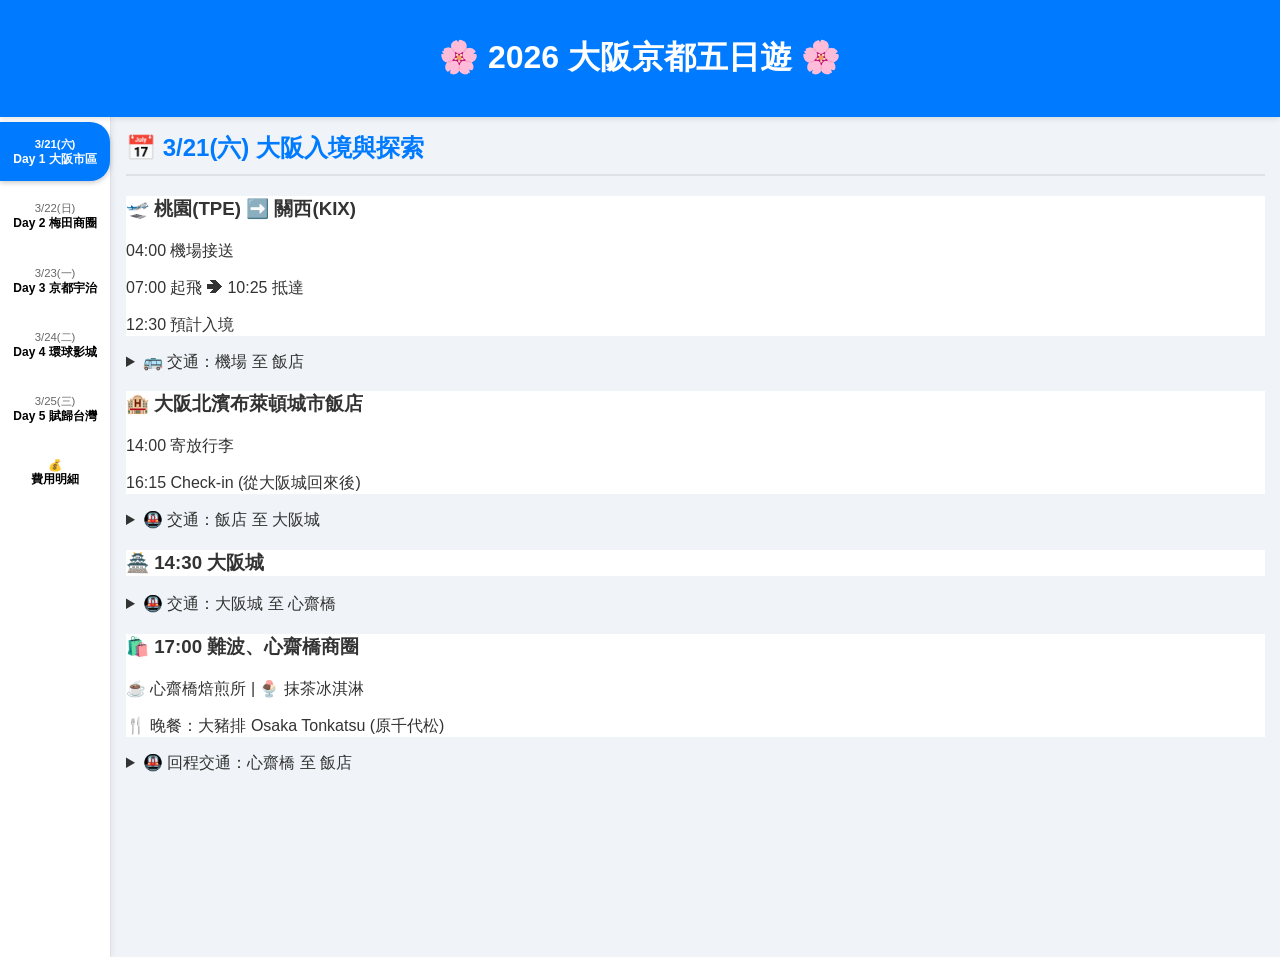
<file: index.html>
<!DOCTYPE html>
<html lang="zh-TW">
<head>
    <meta charset="UTF-8">
    <meta name="viewport" content="width=device-width, initial-scale=1.0">
    <title>🇯🇵 大阪京都五日遊</title>
    <link rel="stylesheet" href="style.css"> 
</head>
<body>

<header>
    <h1>🌸 2026 大阪京都五日遊 🌸</h1>
</header>

<main id="schedule-app">
    <aside id="day-navigation">
        <button class="nav-day-btn active" onclick="showDay('day1')"><span class="day-num">3/21(六)</span><span class="day-date">Day 1 大阪市區</span></button>
        <button class="nav-day-btn" onclick="showDay('day2')"><span class="day-num">3/22(日)</span><span class="day-date">Day 2 梅田商圈</span></button>
        <button class="nav-day-btn" onclick="showDay('day3')"><span class="day-num">3/23(一)</span><span class="day-date">Day 3 京都宇治</span></button>
        <button class="nav-day-btn" onclick="showDay('day4')"><span class="day-num">3/24(二)</span><span class="day-date">Day 4 環球影城</span></button>
        <button class="nav-day-btn" onclick="showDay('day5')"><span class="day-num">3/25(三)</span><span class="day-date">Day 5 賦歸台灣</span></button>
        <button class="nav-day-btn nav-fee-btn" onclick="showDay('expenses')"><span class="day-num">💰</span><span class="day-date">費用明細</span></button>
    </aside>

    <div id="day-content-area">
        <section class="day-schedule-content" id="day1">
            <h2>📅 3/21(六) 大阪入境與探索</h2>
            
            <div class="activity travel-item">
                <h3>🛫 桃園(TPE) ➡️ 關西(KIX)</h3>
                <p><span class="time-badge">04:00</span> 機場接送</p>
                <p><span class="time-badge">07:00</span> 起飛 ➔ <span class="time-badge">10:25</span> 抵達</p>
                <p><span class="time-badge">12:30</span> 預計入境</p>
            </div>

            <details class="transport-collapse">
                <summary>🚌 交通：機場 至 飯店</summary>
                <div class="transport-info">
                    <div class="route-container">
                        <div class="route-step"><span class="route-dot"></span><div class="route-text"><strong><span class="time-badge">13:05</span>關西機場 (KIX)</strong><p><span class="action-ride">搭乘</span> 南海電鐵 Rapi:t</p></div></div>
                        <div class="route-step"><span class="route-dot"></span><div class="route-text"><strong>天下茶屋站</strong><p><span class="action-transfer">轉乘</span> 地鐵堺筋線 (往北千里方向)</p></div></div>
                        <div class="route-step"><span class="route-dot last"></span><div class="route-text"><strong>北濱站</strong><p><span class="action-walk">步行</span> 4號出口出站至飯店</p></div></div>
                    </div>
                </div>
            </details>

            <div class="activity hotel-item">
                <h3>🏨 大阪北濱布萊頓城市飯店</h3>
                <p><span class="time-badge">14:00</span> 寄放行李</p>
                <p><span class="time-badge">16:15</span> Check-in (從大阪城回來後)</p>
            </div>

            <details class="transport-collapse">
                <summary>🚇 交通：飯店 至 大阪城</summary>
                <div class="transport-info">
                    <div class="route-container">
                        <div class="route-step"><span class="route-dot"></span><div class="route-text"><strong>北濱站</strong><p><span class="action-ride">搭乘</span> 地鐵堺筋線</p></div></div>
                        <div class="route-step"><span class="route-dot"></span><div class="route-text"><strong>堺筋本町站</strong><p><span class="action-transfer">轉乘</span> 地鐵中央線</p></div></div>
                        <div class="route-step"><span class="route-dot last"></span><div class="route-text"><strong>谷町四丁目站 / 森之宮站</strong><p><span class="action-walk">步行</span> 前往大阪城</p></div></div>
                    </div>
                </div>
            </details>

            <div class="activity">
                <h3>🏯 <span class="time-badge">14:30</span> 大阪城</h3>
            </div>

            <details class="transport-collapse">
                <summary>🚇 交通：大阪城 至 心齋橋</summary>
                <div class="transport-info">
                    <div class="route-container">
                        <div class="route-step"><span class="route-dot"></span><div class="route-text"><strong>谷町四丁目站 / 森之宮站</strong><p><span class="action-ride">搭乘</span> 地鐵中央線/長堀鶴見綠地線</p></div></div>
                        <div class="route-step"><span class="route-dot last"></span><div class="route-text"><strong>心齋橋站</strong><p><span class="action-walk">步行</span> 前往商圈</p></div></div>
                    </div>
                </div>
            </details>

            <div class="activity">
                <h3>🛍️ <span class="time-badge">17:00</span> 難波、心齋橋商圈</h3>
                <p>☕ 心齋橋焙煎所 | 🍨 抹茶冰淇淋</p>
                <p>🍴 晚餐：大豬排 Osaka Tonkatsu (原千代松)</p>
            </div>

            <details class="transport-collapse">
                <summary>🚇 回程交通：心齋橋 至 飯店</summary>
                <div class="transport-info">
                    <div class="route-container">
                        <div class="route-step"><span class="route-dot"></span><div class="route-text"><strong>日本橋站 / 長堀橋站</strong><p><span class="action-ride">搭乘</span> 地鐵堺筋線 (往北千里方向)</p></div></div>
                        <div class="route-step"><span class="route-dot last"></span><div class="route-text"><strong>北濱站</strong><p><span class="action-walk">步行</span> 回飯店</p></div></div>
                    </div>
                </div>
            </details>
        </section>

        <section class="day-schedule-content hidden" id="day2">
            <h2>📅 3/22(日) 梅田商圈百貨巡禮</h2>
            
            <details class="transport-collapse">
                <summary>🚇 去程交通：飯店 至 今昔生活館</summary>
                <div class="transport-info">
                    <div class="route-container">
                        <div class="route-step"><span class="route-dot"></span><div class="route-text"><strong><span class="time-badge">09:30</span> 北濱站</strong><p><span class="action-ride">搭乘</span> 地鐵堺筋線</p></div></div>
                        <div class="route-step"><span class="route-dot last"></span><div class="route-text"><strong>天神橋筋六丁目站</strong><p><span class="action-walk">步行</span> 3號出口出站即達</p></div></div>
                    </div>
                </div>
            </details>

            <div class="activity">
                <h3>🏛️ <span class="time-badge">10:00</span> 大阪今昔生活館</h3>
            </div>
            
            <details class="transport-collapse">
                <summary>🚇 交通：今昔生活館 至 梅田</summary>
                <div class="transport-info">
                    <div class="route-container">
                        <div class="route-step"><span class="route-dot"></span><div class="route-text"><strong>天神橋筋六丁目站</strong><p><span class="action-ride">搭乘</span> 地鐵谷町線</p></div></div>
                        <div class="route-step"><span class="route-dot last"></span><div class="route-text"><strong>東梅田站</strong><p><span class="action-walk">步行</span> 開始梅田行程</p></div></div>
                    </div>
                </div>
            </details>

            <div class="activity food-item">
                <h3>🍜 <span class="time-badge">12:00</span> 午餐：大阪麵哲</h3>
            </div>

            <div class="activity">
                <h3>🛍️ <span class="time-badge">13:30</span> 梅田百貨攻略路線</h3>
                <div class="route-container" style="margin-top: 15px;">
                    <div class="route-step"><span class="route-dot"></span><div class="route-text"><strong>大丸梅田 13F</strong><p><span class="action-walk">逛街</span> 寶可夢中心、樂高商店</p></div></div>
                    <div class="route-step"><span class="route-dot"></span><div class="route-text"><strong>大丸梅田 6F</strong><p><span class="action-walk">下午茶</span> HARBS</p></div></div>
                    <div class="route-step"><span class="route-dot"></span><div class="route-text"><strong>KIDDY LAND (梅田店)</strong><p><span class="action-walk">逛街</span> 阪急三番街</p></div></div>
                    <div class="route-step"><span class="route-dot"></span><div class="route-text"><strong>阪急三番街 #C-pla</strong><p><span class="action-walk">轉蛋</span> 扭蛋專門店</p></div></div>
                    <div class="route-step"><span class="route-dot last"></span><div class="route-text"><strong>HEP FIVE</strong><p><span class="action-ride">搭乘</span> 摩天輪</p></div></div>
                </div>
            </div>

            <div class="activity">
                <h3>🏙️ <span class="time-badge">20:00</span> 梅田藍天大廈</h3>
            </div>

            <details class="transport-collapse">
                <summary>🚇 回程交通：梅田 至 飯店</summary>
                <div class="transport-info">
                    <div class="route-container">
                        <div class="route-step"><span class="route-dot"></span><div class="route-text"><strong>東梅田站</strong><p><span class="action-ride">搭乘</span> 地鐵谷町線</p></div></div>
                        <div class="route-step"><span class="route-dot"></span><div class="route-text"><strong>南森町站</strong><p><span class="action-transfer">轉乘</span> 地鐵堺筋線</p></div></div>
                        <div class="route-step"><span class="route-dot last"></span><div class="route-text"><strong>北濱站</strong><p><span class="action-walk">步行</span> 回飯店</p></div></div>
                    </div>
                </div>
            </details>
        </section>

        <section class="day-schedule-content hidden" id="day3">
            <h2>📅 3/23(一) 京都宇治古都行</h2>
            
            <details class="transport-collapse">
                <summary>🚅 去程交通：飯店 至 伏見稻荷</summary>
                <div class="transport-info">
                    <div class="route-container">
                        <div class="route-step"><span class="route-dot"></span><div class="route-text"><strong><span class="time-badge">05:49</span> 北濱站</strong><p><span class="action-ride">搭乘</span> 地鐵堺筋線</p></div></div>
                        <div class="route-step"><span class="route-dot"></span><div class="route-text"><strong><span class="time-badge">06:00</span> 淀屋橋站</strong><p><span class="action-transfer">轉乘</span> 京阪本線特急 ➔ 丹波橋站 (轉準急)</p></div></div>
                        <div class="route-step"><span class="route-dot last"></span><div class="route-text"><strong><span class="time-badge">06:44</span> 伏見稻荷站</strong><p><span class="action-walk">步行</span> 抵達目的地</p></div></div>
                    </div>
                </div>
            </details>

            <div class="activity">
                <h3>⛩️ <span class="time-badge">06:50</span> 伏見稻荷大社</h3>
                <p>清晨千本鳥居拍無人照 📸</p>
            </div>

            <details class="transport-collapse">
                <summary>🚆 交通：伏見稻荷 至 清水寺和服店</summary>
                <div class="transport-info">
                    <div class="route-container">
                        <div class="route-step"><span class="route-dot"></span><div class="route-text"><strong><span class="time-badge">08:50</span> 伏見稻荷站</strong><p><span class="action-ride">搭乘</span> 京阪本線</p></div></div>
                        <div class="route-step"><span class="route-dot last"></span><div class="route-text"><strong><span class="time-badge">09:05</span> 清水五條站</strong><p><span class="action-walk">步行</span> 預計步行15-20分至和服店</p></div></div>
                    </div>
                </div>
            </details>

            <div class="activity">
                <h3>👘 <span class="time-badge">09:30</span> 和服預約 ➔ 清水寺周邊</h3>
                <p>📍 OKIMONO屋 (清水店) 換裝</p>
                <p>📍 <span class="time-badge">10:30</span> 清水寺 ➔ 二年坂 ➔ 三年坂</p>
                <p>📍 <span class="time-badge">13:30</span> 八坂神社 ➔ 花見小路 (祇園)</p>
            </div>

            <details class="transport-collapse">
                <summary>🚆 交通：祇園 至 宇治</summary>
                <div class="transport-info">
                    <div class="route-container">
                        <div class="route-step"><span class="route-dot"></span><div class="route-text"><strong><span class="time-badge">14:50</span> 祇園四條站</strong><p><span class="action-ride">搭乘</span> 京阪本線</p></div></div>
                        <div class="route-step"><span class="route-dot"></span><div class="route-text"><strong>中書島站</strong><p><span class="action-transfer">轉乘</span> 京阪宇治線</p></div></div>
                        <div class="route-step"><span class="route-dot last"></span><div class="route-text"><strong><span class="time-badge">15:20</span> 京阪宇治站</strong><p><span class="action-walk">步行</span> 開始宇治行程</p></div></div>
                    </div>
                </div>
            </details>

            <div class="activity food-item">
                <h3>🍵 <span class="time-badge">15:30</span> 宇治老街漫步</h3>
                <p>平等院表參道、中村藤吉、伊藤久右衛門</p>
            </div>

            <details class="transport-collapse">
                <summary>🚅 回程交通：宇治 至 飯店</summary>
                <div class="transport-info">
                    <div class="route-container">
                        <div class="route-step"><span class="route-dot"></span><div class="route-text"><strong>京阪宇治站</strong><p><span class="action-ride">搭乘</span> 京阪宇治線</p></div></div>
                        <div class="route-step"><span class="route-dot"></span><div class="route-text"><strong>中書島站</strong><p><span class="action-transfer">轉乘</span> 京阪本線特急</p></div></div>
                        <div class="route-step"><span class="route-dot last"></span><div class="route-text"><strong>北濱站</strong><p><span class="action-walk">步行</span> 出站即達飯店</p></div></div>
                    </div>
                </div>
            </details>
        </section>

        <section class="day-schedule-content hidden" id="day4">
            <h2>📅 3/24(二) 日本環球影城</h2>
            
            <details class="transport-collapse">
                <summary>🎢 去程交通：飯店 至 環球影城</summary>
                <div class="transport-info">
                    <div class="route-container">
                        <div class="route-step"><span class="route-dot"></span><div class="route-text"><strong><span class="time-badge">06:50</span> 北濱站</strong><p><span class="action-ride">搭乘</span> 地鐵堺筋線</p></div></div>
                        <div class="route-step"><span class="route-dot"></span><div class="route-text"><strong>扇町站 / 天滿站</strong><p><span class="action-transfer">轉乘</span> JR 環狀線</p></div></div>
                        <div class="route-step"><span class="route-dot"></span><div class="route-text"><strong>西九條站</strong><p><span class="action-transfer">轉乘</span> JR 夢咲線</p></div></div>
                        <div class="route-step"><span class="route-dot last"></span><div class="route-text"><strong><span class="time-badge">07:40</span> 環球城站</strong><p><span class="action-walk">步行</span> 抵達門口</p></div></div>
                    </div>
                </div>
            </details>

            <div class="activity">
                <h3>🎢 <span class="time-badge">09:00</span> USJ 開園</h3>
                <p>📍 瑪利歐園區 (咚奇剛、爆米花桶)</p>
                <p>🪄 哈利波特 8 處咒語互動點</p>
                <p>🍔 晚餐：Shake Shack</p>
                <p><span class="time-badge">19:00</span> 預計閉園</p>
            </div>

            <details class="transport-collapse">
                <summary>🎢 回程交通：環球影城 至 飯店</summary>
                <div class="transport-info">
                    <div class="route-container">
                        <div class="route-step"><span class="route-dot"></span><div class="route-text"><strong>環球城站</strong><p><span class="action-ride">搭乘</span> JR 夢咲線</p></div></div>
                        <div class="route-step"><span class="route-dot"></span><div class="route-text"><strong>西九條站</strong><p><span class="action-transfer">轉乘</span> JR 環狀線</p></div></div>
                        <div class="route-step"><span class="route-dot"></span><div class="route-text"><strong>天滿站 / 扇町站</strong><p><span class="action-transfer">轉乘</span> 地鐵堺筋線</p></div></div>
                        <div class="route-step"><span class="route-dot last"></span><div class="route-text"><strong>北濱站</strong><p><span class="action-walk">步行</span> 回飯店</p></div></div>
                    </div>
                </div>
            </details>
        </section>

        <section class="day-schedule-content hidden" id="day5">
            <h2>📅 3/25(三) 輕鬆購物與賦歸</h2>
            
            <div class="activity">
                <h3>🛍️ <span class="time-badge">10:00</span> 市區最後補貨</h3>
            </div>

            <details class="transport-collapse">
                <summary>🚌 去機場交通：飯店 至 關西機場</summary>
                <div class="transport-info">
                    <div class="route-container">
                        <div class="route-step"><span class="route-dot"></span><div class="route-text"><strong><span class="time-badge">14:38</span> 北濱站</strong><p><span class="action-ride">搭乘</span> 地鐵堺筋線</p></div></div>
                        <div class="route-step"><span class="route-dot"></span><div class="route-text"><strong><span class="time-badge">15:05</span> 天下茶屋站</strong><p><span class="action-transfer">轉乘</span> 南海電鐵 Rapi:t</p></div></div>
                        <div class="route-step"><span class="route-dot last"></span><div class="route-text"><strong><span class="time-badge">15:44</span> 關西機場</strong><p><span class="action-walk">步行</span> 抵達機場報到</p></div></div>
                    </div>
                </div>
            </details>

            <div class="activity travel-item">
                <h3>🛫 關西(KIX) ➡️ 桃園(TPE)</h3>
                <p><span class="time-badge">18:55</span> 起飛</p>
                <p><span class="time-badge">21:30</span> 抵達台灣</p>
                <p><span class="time-badge">23:00</span> 預計到家</p>
            </div>
        </section>

        <section class="day-schedule-content hidden" id="expenses">
            <h2>💰 旅遊費用明細 (2人總計)</h2>
            <div class="fee-table-container">
                <table class="fee-table">
                    <thead><tr><th>項目</th><th>金額 (NTD)</th><th>備註</th></tr></thead>
                    <tbody>
                        <tr><td>虎航機票</td><td>$24,874</td><td>✅ 已付</td></tr>
                        <tr><td>飯店住宿</td><td>$13,059</td><td>✅ 已付</td></tr>
                        <tr><td>USJ 門票+快通</td><td>$13,042</td><td>✅ 已付</td></tr>
                        <tr><td>機場接送 (桃園)</td><td>$2,100</td><td>✅ 已付</td></tr>
                        <tr><td>和服體驗預留</td><td>$1,876</td><td>現場支付</td></tr>
                        <tr><td>USJ 道具租借</td><td>$2,110</td><td>現場支付</td></tr>
                        <tr><td>網路/車票預留</td><td>$1,106</td><td>-</td></tr>
                    </tbody>
                    <tfoot><tr class="total-row"><td>預算總計</td><td colspan="2">$58,167</td></tr></tfoot>
                </table>
            </div>
        </section>

    </div>
</main>

<script src="script.js"></script> 
</body>
</html>
</file>
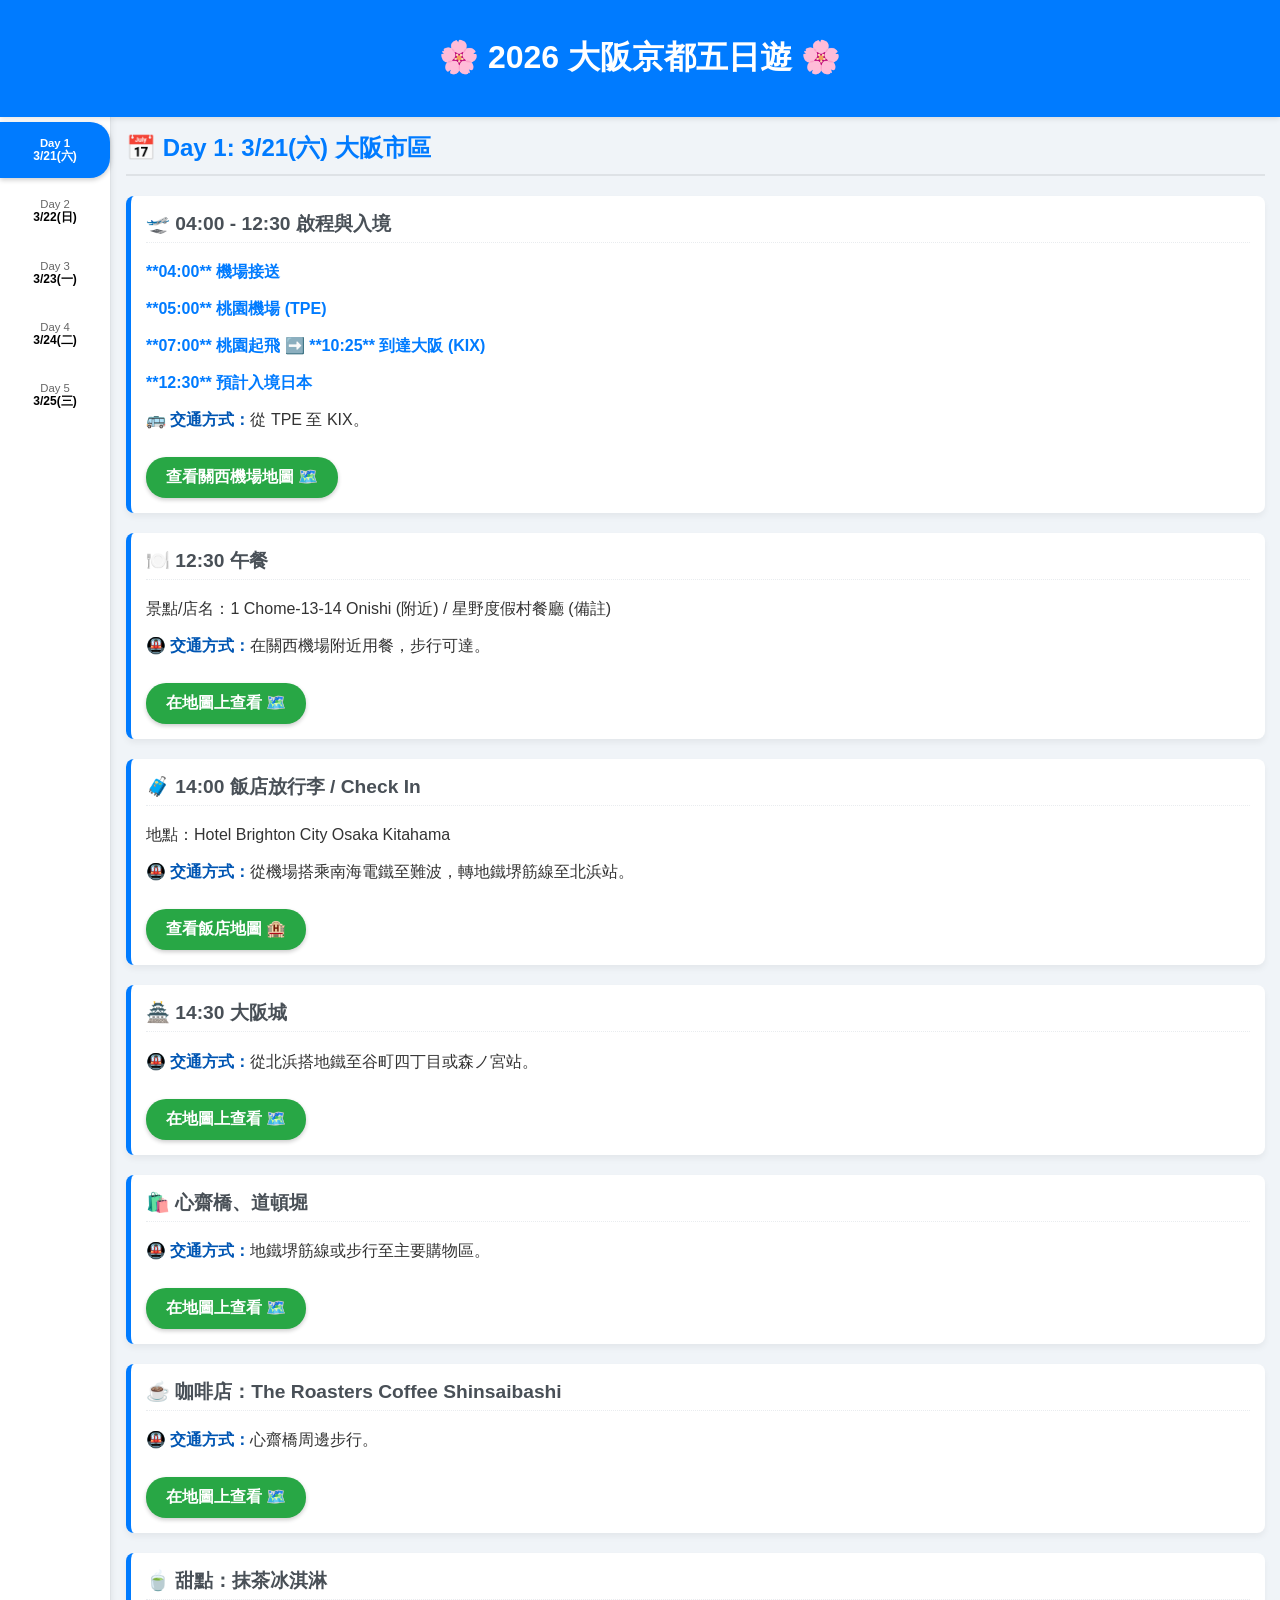
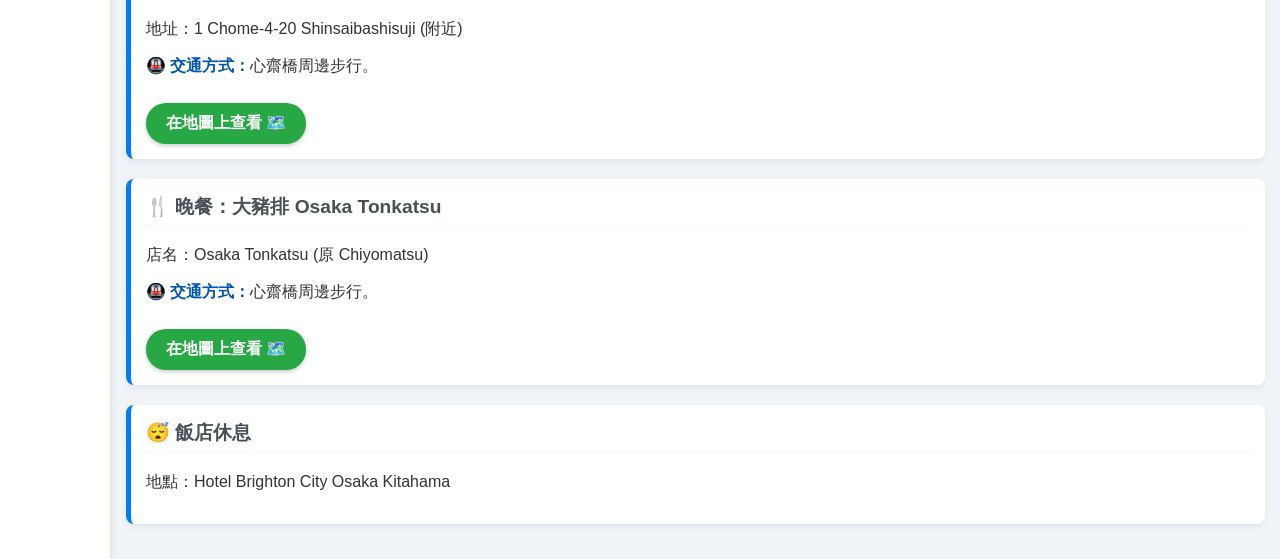
<file: index1.html>
<!DOCTYPE html>
<html lang="zh-TW">
<head>
    <meta charset="UTF-8">
    <meta name="viewport" content="width=device-width, initial-scale=1.0">
    <title>🇯🇵 大阪京都五日遊</title>
    
    <link rel="stylesheet" href="style1.css"> 
</head>
<body>

    <header>
        <h1>🌸 2026 大阪京都五日遊 🌸</h1>
    </header>

    <main id="schedule-app">
        
        <aside id="day-navigation">
            <button class="nav-day-btn active" onclick="showDay('day1')">
                <span class="day-num">Day 1</span>
                <span class="day-date">3/21(六)</span>
            </button>
            <button class="nav-day-btn" onclick="showDay('day2')">
                <span class="day-num">Day 2</span>
                <span class="day-date">3/22(日)</span>
            </button>
            <button class="nav-day-btn" onclick="showDay('day3')">
                <span class="day-num">Day 3</span>
                <span class="day-date">3/23(一)</span>
            </button>
            <button class="nav-day-btn" onclick="showDay('day4')">
                <span class="day-num">Day 4</span>
                <span class="day-date">3/24(二)</span>
            </button>
            <button class="nav-day-btn" onclick="showDay('day5')">
                <span class="day-num">Day 5</span>
                <span class="day-date">3/25(三)</span>
            </button>
        </aside>

        <div id="day-content-area">

            <section class="day-schedule-content" id="day1">
                <h2>📅 Day 1: 3/21(六) 大阪市區</h2>

                <div class="activity travel-item">
                    <h3>🛫 04:00 - 12:30 啟程與入境</h3>
                    <p class="time">**04:00** 機場接送</p>
                    <p class="time">**05:00** 桃園機場 (TPE)</p>
                    <p class="time">**07:00** 桃園起飛 ➡️ **10:25** 到達大阪 (KIX)</p>
                    <p class="time">**12:30** 預計入境日本</p>
                    <p><strong>🚌 交通方式：</strong>從 TPE 至 KIX。</p>
                    <a href="**[KIX 地圖連結]**" target="_blank" class="map-link">
                        查看關西機場地圖 🗺️
                    </a>
                </div>

                <div class="activity food-item">
                    <h3>🍽️ 12:30 午餐</h3>
                    <p>景點/店名：1 Chome-13-14 Onishi (附近) / 星野度假村餐廳 (備註)</p>
                    <p><strong>🚇 交通方式：</strong>在關西機場附近用餐，步行可達。</p>
                    <a href="https://hoshinoresorts.com/ch/guide/area/kinki/osaka/kansai-airport/restaurant/" target="_blank" class="map-link">
                        在地圖上查看 🗺️
                    </a>
                </div>

                <div class="activity hotel-item">
                    <h3>🧳 14:00 飯店放行李 / Check In</h3>
                    <p>地點：Hotel Brighton City Osaka Kitahama</p>
                    <p><strong>🚇 交通方式：</strong>從機場搭乘南海電鐵至難波，轉地鐵堺筋線至北浜站。</p>
                    <a href="**[飯店地圖連結]**" target="_blank" class="map-link">
                        查看飯店地圖 🏨
                    </a>
                </div>

                <div class="activity">
                    <h3>🏯 14:30 大阪城</h3>
                    <p><strong>🚇 交通方式：</strong>從北浜搭地鐵至谷町四丁目或森ノ宮站。</p>
                    <a href="**[大阪城地圖連結]**" target="_blank" class="map-link">
                        在地圖上查看 🗺️
                    </a>
                </div>

                <div class="activity">
                    <h3>🛍️ 心齋橋、道頓堀</h3>
                    <p><strong>🚇 交通方式：</strong>地鐵堺筋線或步行至主要購物區。</p>
                    <a href="**[道頓堀地圖連結]**" target="_blank" class="map-link">
                        在地圖上查看 🗺️
                    </a>
                </div>

                <div class="activity food-item">
                    <h3>☕ 咖啡店：The Roasters Coffee Shinsaibashi</h3>
                    <p><strong>🚇 交通方式：</strong>心齋橋周邊步行。</p>
                    <a href="**[咖啡店地圖連結]**" target="_blank" class="map-link">
                        在地圖上查看 🗺️
                    </a>
                </div>

                <div class="activity food-item">
                    <h3>🍵 甜點：抹茶冰淇淋</h3>
                    <p>地址：1 Chome-4-20 Shinsaibashisuji (附近)</p>
                    <p><strong>🚇 交通方式：</strong>心齋橋周邊步行。</p>
                    <a href="**[抹茶冰淇淋地圖連結]**" target="_blank" class="map-link">
                        在地圖上查看 🗺️
                    </a>
                </div>

                <div class="activity food-item">
                    <h3>🍴 晚餐：大豬排 Osaka Tonkatsu</h3>
                    <p>店名：Osaka Tonkatsu (原 Chiyomatsu)</p>
                    <p><strong>🚇 交通方式：</strong>心齋橋周邊步行。</p>
                    <a href="**[豬排店地圖連結]**" target="_blank" class="map-link">
                        在地圖上查看 🗺️
                    </a>
                </div>

                <div class="activity hotel-item">
                    <h3>😴 飯店休息</h3>
                    <p>地點：Hotel Brighton City Osaka Kitahama</p>
                </div>
            </section>


            <section class="day-schedule-content hidden" id="day2">
                <h2>📅 Day 2: 3/22(日) 梅田都會區</h2>
                
                <div class="activity">
                    <h3>🏙️ 梅田藍天大廈 (空中庭園展望台)</h3>
                    <p class="time">建議上午前往</p>
                    <p><strong>🚇 交通方式：</strong>從飯店搭地鐵至梅田站或 JR 大阪站，步行約 10 分鐘。</p>
                    <a href="**[梅田藍天大廈地圖連結]**" target="_blank" class="map-link">
                        在地圖上查看 🗺️
                    </a>
                </div>

                <div class="activity food-item">
                    <h3>🍜 午餐：滝見小路美食街 (或百貨公司內)</h3>
                    <p>**建議：** 可以在藍天大廈附近或阪急百貨周邊用餐。</p>
                    <a href="**[午餐地點地圖連結]**" target="_blank" class="map-link">
                        在地圖上查看 🗺️
                    </a>
                </div>

                <div class="activity">
                    <h3>🛍️ Grand Front Osaka & 阪急百貨</h3>
                    <p class="time">下午購物與逛街</p>
                    <p><strong>🚇 交通方式：</strong>梅田站周邊步行。</p>
                    <a href="**[Grand Front Osaka 地圖連結]**" target="_blank" class="map-link">
                        在地圖上查看 🗺️
                    </a>
                </div>
                
                <div class="activity food-item">
                    <h3>🍲 晚餐：Hep Five 摩天輪周邊</h3>
                    <p>**備註：** 梅田是美食與購物集中地，可自由選擇。</p>
                    <a href="**[晚餐地點地圖連結]**" target="_blank" class="map-link">
                        在地圖上查看 🗺️
                    </a>
                </div>
            </section>


            <section class="day-schedule-content hidden" id="day3">
                <h2>📅 Day 3: 3/23(一) 京都古都漫步</h2>

                <div class="activity travel-item">
                    <h3>🚅 07:30 - 09:00 前往京都</h3>
                    <p><strong>🚇 交通方式：</strong>從北浜搭乘地鐵至淀屋橋站，轉乘京阪本線特急至清水五條站 (或搭JR至京都站)。</p>
                    <a href="**[京阪電車路線圖連結]**" target="_blank" class="map-link">
                        查看交通路線 🚇
                    </a>
                </div>

                <div class="activity">
                    <h3>👘 09:30 和服 Okimono屋-清水店</h3>
                    <p class="time">建議預約：09:30</p>
                    <p><strong>🚶 交通方式：</strong>清水五條站後，步行或轉乘巴士至清水寺周邊。</p>
                    <a href="**[Okimono屋地圖連結]**" target="_blank" class="map-link">
                        在地圖上查看 🗺️
                    </a>
                </div>

                <div class="activity">
                    <h3>🏯 清水寺、二年坂、三年坂</h3>
                    <p class="time">和服換裝後，全日周邊觀光。</p>
                    <p><strong>🚶 交通方式：</strong>步行。</p>
                    <a href="**[清水寺地圖連結]**" target="_blank" class="map-link">
                        在地圖上查看 🗺️
                    </a>
                </div>

                <div class="activity food-item">
                    <h3>🍡 午餐 / 甜點</h3>
                    <p>**建議：** 清水寺周邊或祇園花見小路有許多特色小吃。</p>
                    <a href="**[祇園地圖連結]**" target="_blank" class="map-link">
                        在地圖上查看 🗺️
                    </a>
                </div>
                
                <div class="activity travel-item">
                    <h3>🚆 18:00 - 19:30 返回大阪</h3>
                    <p><strong>🚇 交通方式：</strong>從祇園四條站搭京阪本線返回大阪淀屋橋，轉地鐵回飯店。</p>
                </div>
            </section>


            <section class="day-schedule-content hidden" id="day4">
                <h2>📅 Day 4: 3/24(二) 日本環球影城 (USJ)</h2>
                
                <div class="activity travel-item">
                    <h3>⏰ 08:00 前往 USJ</h3>
                    <p class="time">**建議：** 盡早入園</p>
                    <p><strong>🚇 交通方式：</strong>從飯店搭乘地鐵至西九條站，轉乘 JR 櫻島線至環球城站 (Universal City)。</p>
                    <a href="**[環球影城交通路線連結]**" target="_blank" class="map-link">
                        查看交通路線 🚇
                    </a>
                </div>

                <div class="activity">
                    <h3>🎢 全日：日本環球影城</h3>
                    <p>**重點：** 超級任天堂世界、哈利波特魔法世界。</p>
                    <a href="**[USJ 地圖連結]**" target="_blank" class="map-link">
                        在地圖上查看 🗺️
                    </a>
                </div>

                <div class="activity food-item">
                    <h3>🍿 午餐 / 晚餐</h3>
                    <p>**備註：** 在園區內或環球城港口 (Universal Citywalk Osaka) 用餐。</p>
                </div>
            </section>


            <section class="day-schedule-content hidden" id="day5">
                <h2>📅 Day 5: 3/25(三) 輕鬆購物與賦歸</h2>
                
                <div class="activity">
                    <h3>🛍️ 09:00 飯店周邊 / 大阪市區最後採購</h3>
                    <p>**建議：** 可以在北浜周邊或梅田/難波補買伴手禮。</p>
                    <a href="**[採購地點地圖連結]**" target="_blank" class="map-link">
                        在地圖上查看 🗺️
                    </a>
                </div>

                <div class="activity hotel-item">
                    <h3>🧳 12:00 Check-out 並取回行李</h3>
                    <p>**備註：** 確認是否需要搭車前往機場。</p>
                </div>
                
                <div class="activity food-item">
                    <h3>🍽️ 14:00 午餐</h3>
                    <p>**建議：** 在難波或天王寺附近解決最後一餐。</p>
                </div>

                <div class="activity travel-item">
                    <h3>✈️ 17:00 抵達大阪機場 / 啟程回台</h3>
                    <p class="time">**15:00** 從難波站搭乘南海電鐵特急前往關西機場 (KIX)</p>
                    <p class="time">**17:00** 抵達機場</p>
                    <p class="time">**18:55** 大阪起飛 ➡️ **21:30** 抵達台灣桃園 (TPE)</p>
                    <p class="time">**22:00** 離開桃機 / **23:00** 預計到家</p>
                    <a href="**[關西機場交通路線地圖連結]**" target="_blank" class="map-link">
                        查看交通路線 🚇
                    </a>
                </div>
            </section>

        </div>
    </main>
    
    <script src="script.js"></script> 
</body>
</html>
</file>
<file: style.css>
/* ------------------------------------- */
/* 基礎設定 & 容器 */
/* ------------------------------------- */
body {
    font-family: 'Segoe UI', Tahoma, Geneva, Verdana, sans-serif;
    margin: 0;
    padding: 0;
    background-color: #f0f4f8; /* 淺藍白背景 */
    color: #333;
}

header {
    background-color: #007bff; /* 主藍色 */
    color: white;
    padding: 15px 10px;
    text-align: center;
    box-shadow: 0 2px 5px rgba(0, 0, 0, 0.1);
    position: sticky; /* 讓標題固定在頂部 */
    top: 0;
    z-index: 10;
}

/* 核心 App 容器 - 使用 Flexbox 實現左右佈局 */
#schedule-app {
    display: flex;
    min-height: calc(100vh - 60px); /* 確保內容撐滿螢幕高度 */
}

/* 讓非當前顯示的內容隱藏 */
.hidden {
    display: none !important;
}

/* ------------------------------------- */
/* 左側導航欄 (Sidebar) 樣式 */
/* ------------------------------------- */
/* 調整側邊欄按鈕，適應較長文字 */
#day-navigation {
    width: 110px; /* 稍微加寬一點 */
    background-color: #ffffff; /* 白色背景 */
    border-right: 1px solid #dee2e6;
    padding: 5px 0;
    display: flex;
    flex-direction: column;
    box-shadow: 2px 0 5px rgba(0, 0, 0, 0.05);
}

.nav-day-btn {
    background: none;
    border: none;
    padding: 15px 5px;
    margin-bottom: 5px;
    text-align: center;
    cursor: pointer;
    transition: background-color 0.2s, color 0.2s;
    outline: none;
    border-radius: 0 20px 20px 0; /* 圓角只在右側 */
}

.nav-day-btn:hover {
    background-color: #e9ecef;
}

.nav-day-btn.active {
    background-color: #007bff; /* 藍色背景表示選中 */
    color: white;
    font-weight: bold;
    box-shadow: 0 2px 5px rgba(0, 0, 0, 0.2);
}

.nav-day-btn .day-num {
    font-size: 0.85em; /* 日期縮小一點點 */
    display: block;
    color: #666;
}

.nav-day-btn.active .day-num {
    color: #fff;
}

.nav-day-btn .day-date {
    display: block;
    font-size: 0.9em;
    font-weight: bold;
    line-height: 1.2;
}

/* 側邊欄費用按鈕顏色區分 */
.nav-fee-btn.active {
    background-color: #ffc107 !important; /* 金色 */
    color: #333 !important;
}


/* ------------------------------------- */
/* 右側內容欄 樣式 */
/* ------------------------------------- */
#day-content-area {
    flex-grow: 1; /* 佔據剩餘空間 */
    padding: 15px;
    overflow-y: auto; /* 允許內容滾動 */
}

.day-schedule-content h2 {
    color: #007bff; /* 藍色標題 */
    border-bottom: 2px solid #dee2e6;
    padding-bottom: 10px;
    margin-top: 0;
    margin-bottom: 20px;
}

/* 景點卡片精緻化 */
.activity {
    background-color: white;
    border-left: 5px
</file>
<file: style1.css>
/* ------------------------------------- */
/* 基礎設定 & 容器 */
/* ------------------------------------- */
body {
    font-family: 'Segoe UI', Tahoma, Geneva, Verdana, sans-serif;
    margin: 0;
    padding: 0;
    background-color: #f0f4f8; /* 淺藍白背景 */
    color: #333;
}

header {
    background-color: #007bff; /* 主藍色 */
    color: white;
    padding: 15px 10px;
    text-align: center;
    box-shadow: 0 2px 5px rgba(0, 0, 0, 0.1);
    position: sticky; /* 讓標題固定在頂部 */
    top: 0;
    z-index: 10;
}

/* 核心 App 容器 - 使用 Flexbox 實現左右佈局 */
#schedule-app {
    display: flex;
    min-height: calc(100vh - 60px); /* 確保內容撐滿螢幕高度 */
}

/* 讓非當前顯示的內容隱藏 */
.hidden {
    display: none !important;
}

/* ------------------------------------- */
/* 左側導航欄 (Sidebar) 樣式 */
/* ------------------------------------- */
#day-navigation {
    width: 90px; /* 側邊欄寬度 */
    background-color: #ffffff; /* 白色背景 */
    border-right: 1px solid #dee2e6;
    padding: 5px 0;
    display: flex;
    flex-direction: column;
    box-shadow: 2px 0 5px rgba(0, 0, 0, 0.05);
}

.nav-day-btn {
    background: none;
    border: none;
    padding: 15px 5px;
    margin-bottom: 5px;
    text-align: center;
    cursor: pointer;
    transition: background-color 0.2s, color 0.2s;
    outline: none;
    border-radius: 0 20px 20px 0; /* 圓角只在右側 */
}

.nav-day-btn:hover {
    background-color: #e9ecef;
}

.nav-day-btn.active {
    background-color: #007bff; /* 藍色背景表示選中 */
    color: white;
    font-weight: bold;
    box-shadow: 0 2px 5px rgba(0, 0, 0, 0.2);
}

.nav-day-btn .day-num {
    display: block;
    font-size: 1.1em;
}

.nav-day-btn .day-date {
    display: block;
    font-size: 0.8em;

    /* 側邊欄費用按鈕顏色區分 */
.nav-fee-btn.active {
    background-color: #ffc107 !important; /* 金色 */
    color: #333 !important;
}

/* 交通收合樣式 */
.transport-collapse {
    margin: 10px 0;
    background: #e9ecef;
    border-radius: 8px;
    overflow: hidden;
}

.transport-collapse summary {
    padding: 10px 15px;
    font-size: 0.9em;
    font-weight: bold;
    color: #495057;
    cursor: pointer;
    list-style: none; /* 隱藏預設箭頭 */
    display: flex;
    align-items: center;
}

.transport-collapse summary::before {
    content: '▼';
    margin-right: 10px;
    font-size: 0.8em;
    transition: 0.3s;
}

.transport-collapse[open] summary::before {
    transform: rotate(180deg);
}

    /* 交通路線流程圖樣式 */
.route-container {
    padding: 5px 0 5px 10px;
    border-left: 2px solid #007bff; /* 這條是連接點的垂直線 */
    margin-left: 10px;
}

.route-step {
    position: relative;
    padding-bottom: 15px;
    padding-left: 20px;
}

.route-step:last-child {
    padding-bottom: 0;
}

/* 站點圓點 */
.route-dot {
    position: absolute;
    left: -7px; /* 剛好壓在 border-left 上 */
    top: 5px;
    width: 12px;
    height: 12px;
    background-color: white;
    border: 2px solid #007bff;
    border-radius: 50%;
    z-index: 1;
}

.route-dot.last {
    background-color: #007bff; /* 最後一站實心顯示 */
}

.route-text strong {
    display: block;
    font-size: 1em;
    color: #333;
}

.route-text p {
    margin: 2px 0 0 0;
    font-size: 0.85em;
    color: #666;
}

.transport-info {
    padding: 10px 15px;
    background: #f8fafc;
    font-size: 0.85em;
    border-top: 1px solid #dee2e6;
    line-height: 1.6;
}

/* 費用表格樣式 */
.fee-table {
    width: 100%;
    border-collapse: collapse;
    background: white;
    border-radius: 8px;
    overflow: hidden;
    margin-top: 10px;
}

.fee-table th, .fee-table td {
    padding: 12px;
    text-align: left;
    border-bottom: 1px solid #eee;
}

.fee-table th {
    background: #007bff;
    color: white;
}

.total-row {
    background: #fff3cd;
    font-weight: bold;
    font-size: 1.1em;
}
}


/* ------------------------------------- */
/* 右側內容欄 樣式 */
/* ------------------------------------- */
#day-content-area {
    flex-grow: 1; /* 佔據剩餘空間 */
    padding: 15px;
    overflow-y: auto; /* 允許內容滾動 */
}

.day-schedule-content h2 {
    color: #007bff; /* 藍色標題 */
    border-bottom: 2px solid #dee2e6;
    padding-bottom: 10px;
    margin-top: 0;
    margin-bottom: 20px;
}

/* 景點卡片精緻化 */
.activity {
    background-color: white;
    border-left: 5px solid #007bff; /* 藍色線條點綴 */
    border-radius: 8px;
    padding: 15px;
    margin-bottom: 20px;
    box-shadow: 0 4px 6px rgba(0, 0, 0, 0.05); /* 提升質感 */
}

.activity h3 {
    color: #495057; /* 深灰色的景點名稱 */
    margin-top: 0;
    font-size: 1.2em;
    padding-bottom: 5px;
    border-bottom: 1px dotted #e9ecef;
}

.time {
    color: #007bff;
    font-weight: bold;
}

/* 交通方式文字 */
.activity p strong {
    color: #0056b3; 
}

/* 調整側邊欄按鈕，適應較長文字 */
#day-navigation {
    width: 110px; /* 稍微加寬一點 */
}

.nav-day-btn .day-num {
    font-size: 0.85em; /* 日期縮小一點點 */
    display: block;
    color: #666;
}

.nav-day-btn.active .day-num {
    color: #fff;
}

.nav-day-btn .day-date {
    font-size: 0.9em;
    font-weight: bold;
    line-height: 1.2;
}


/* ------------------------------------- */
/* 按鈕樣式 (符合範例圖的精緻化按鈕) */
/* ------------------------------------- */
.map-link {
    display: inline-block;
    background-color: #28a745; /* 使用綠色按鈕突出地圖功能 */
    color: white;
    padding: 10px 20px;
    text-decoration: none;
    border-radius: 20px; /* 圓角按鈕 */
    margin-top: 10px;
    font-weight: bold;
    transition: background-color 0.2s, transform 0.1s;
    box-shadow: 0 2px 4px rgba(0, 0, 0, 0.2);
}

.map-link:active {
    background-color: #218838;
    transform: translateY(1px); /* 點擊時下沉效果 */

}
</file>
